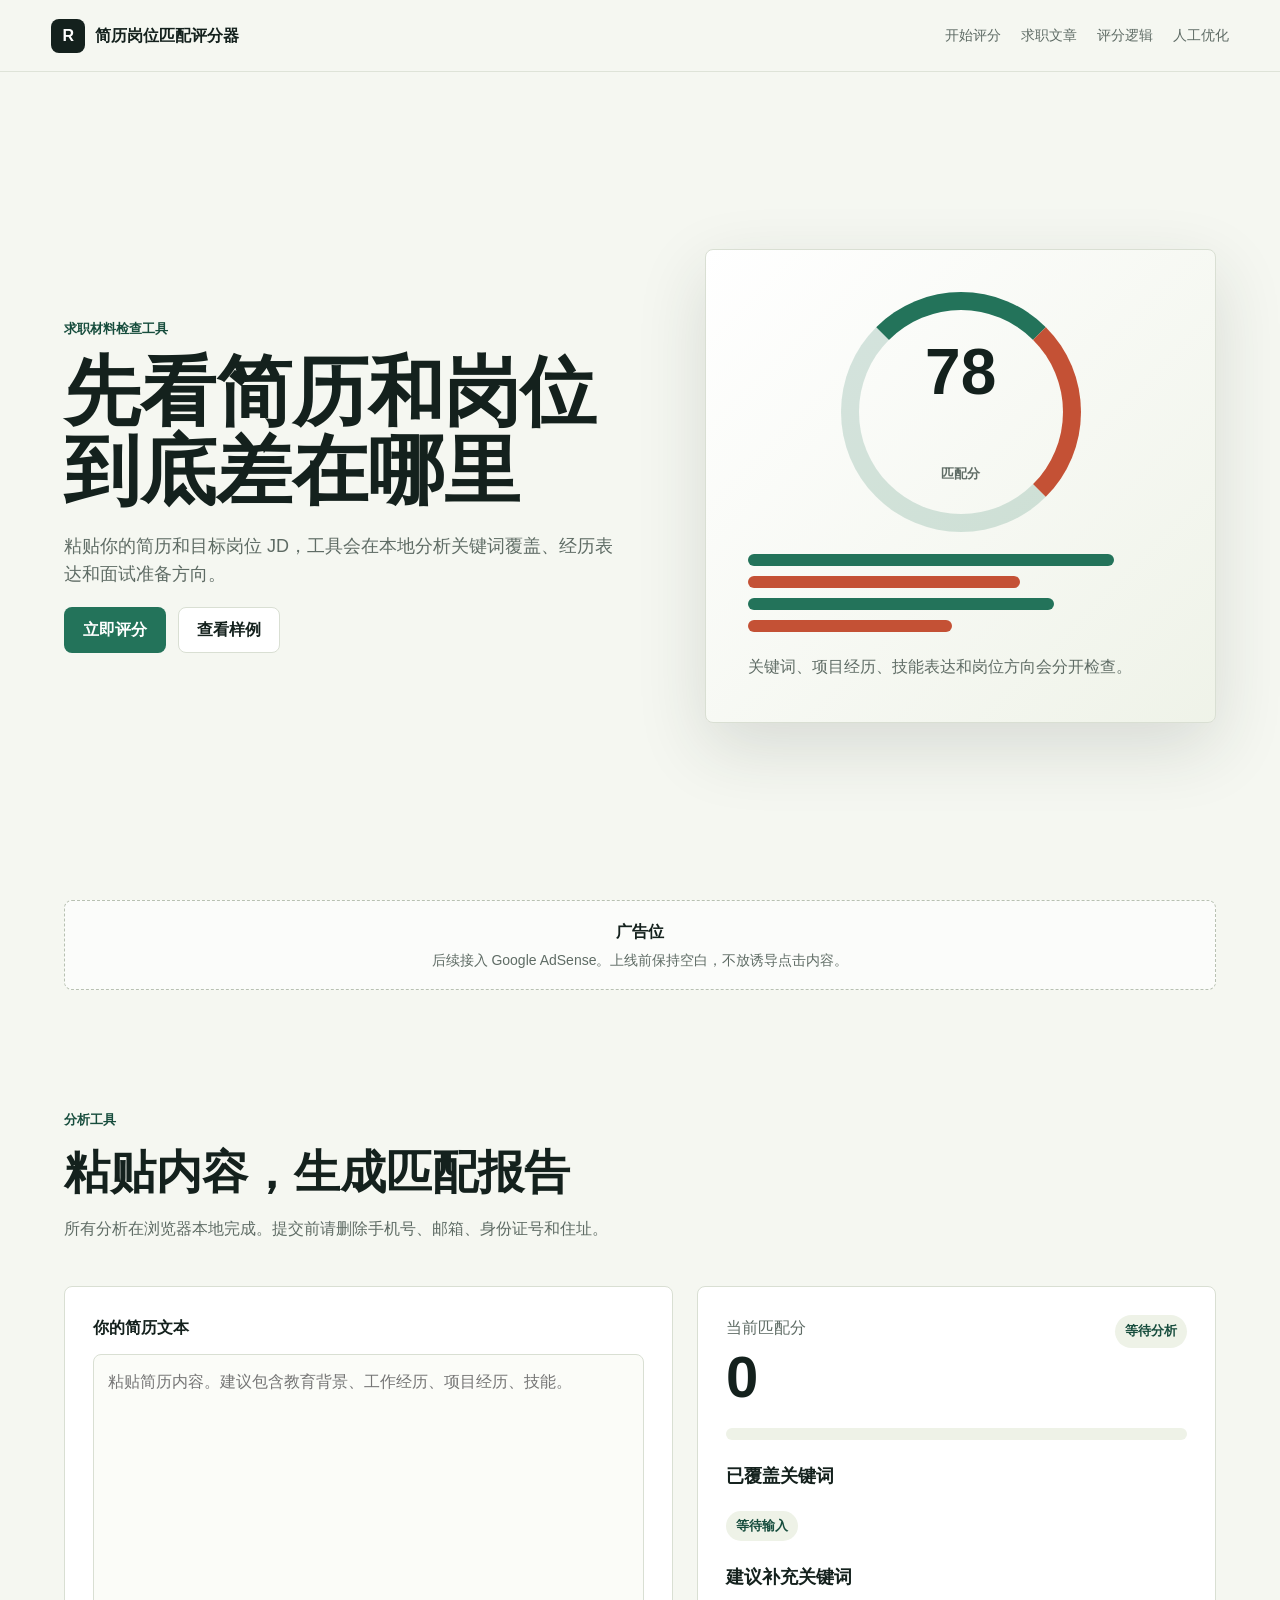
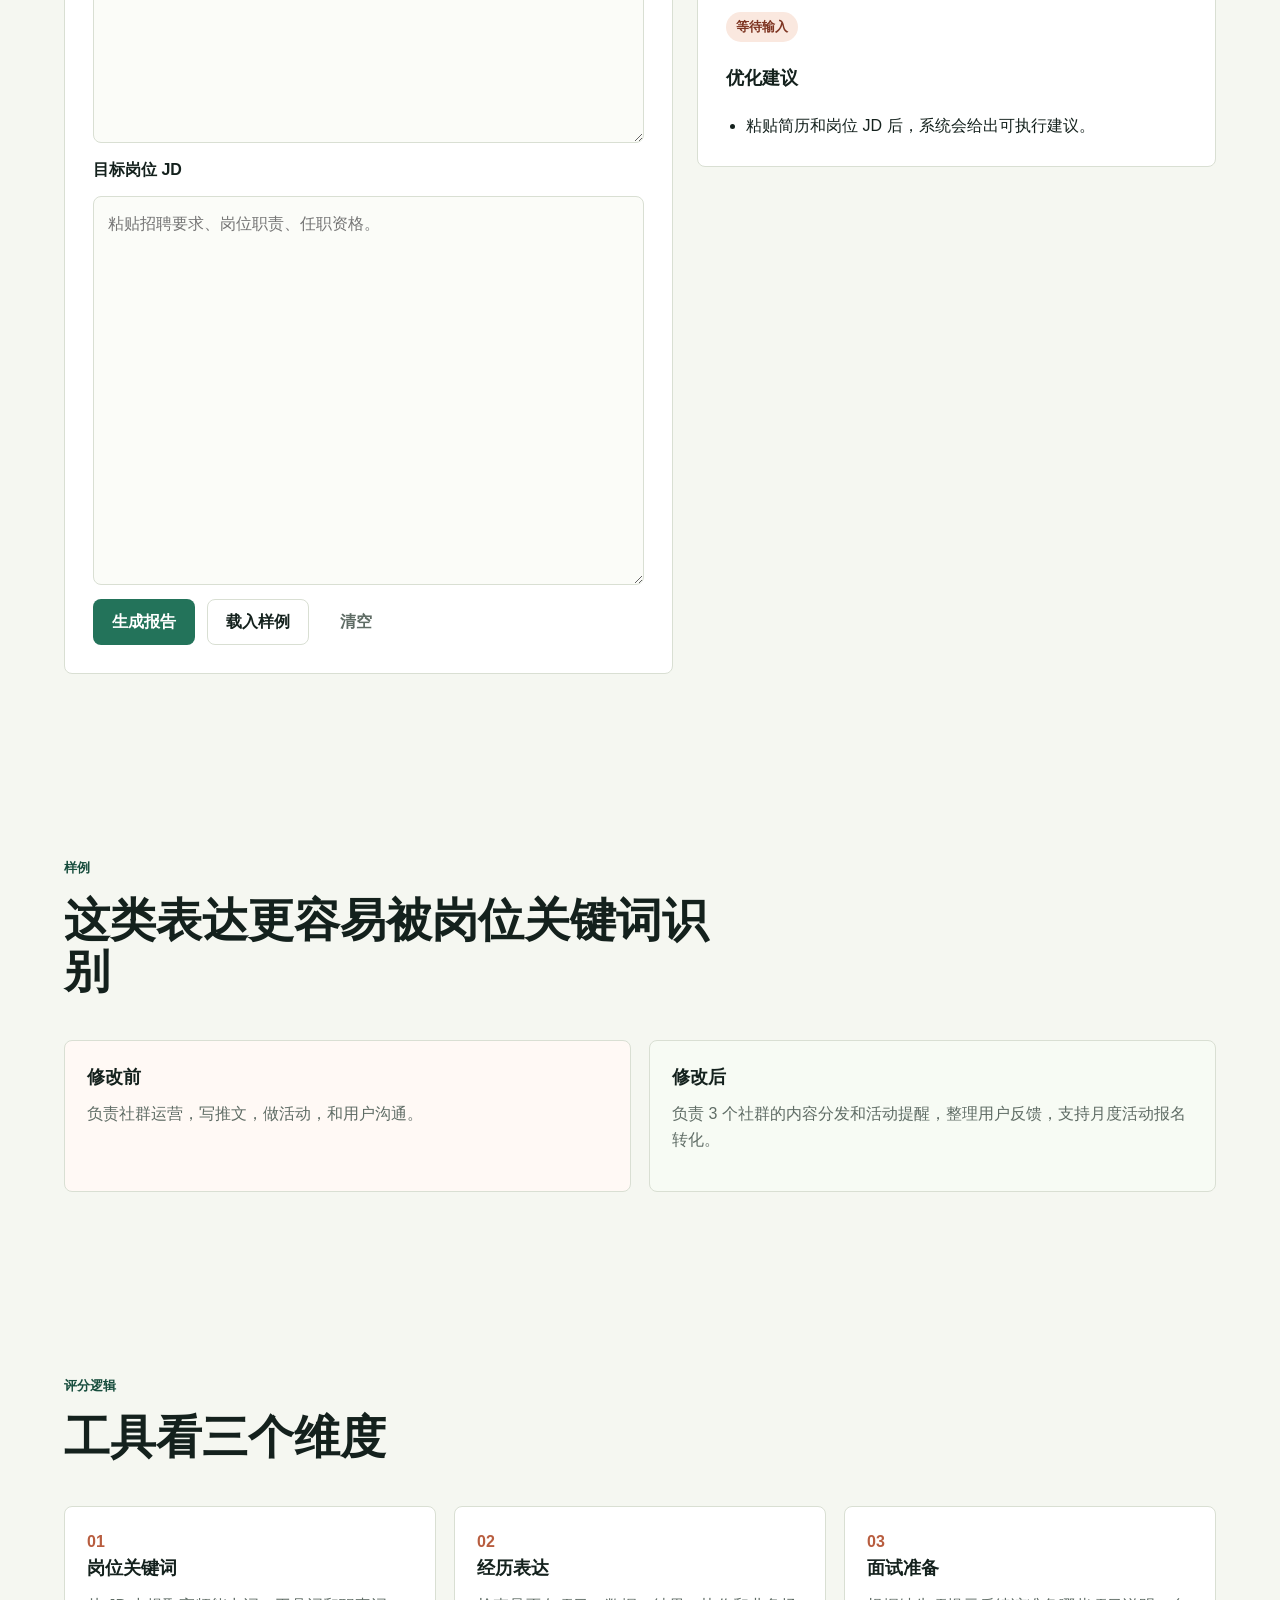
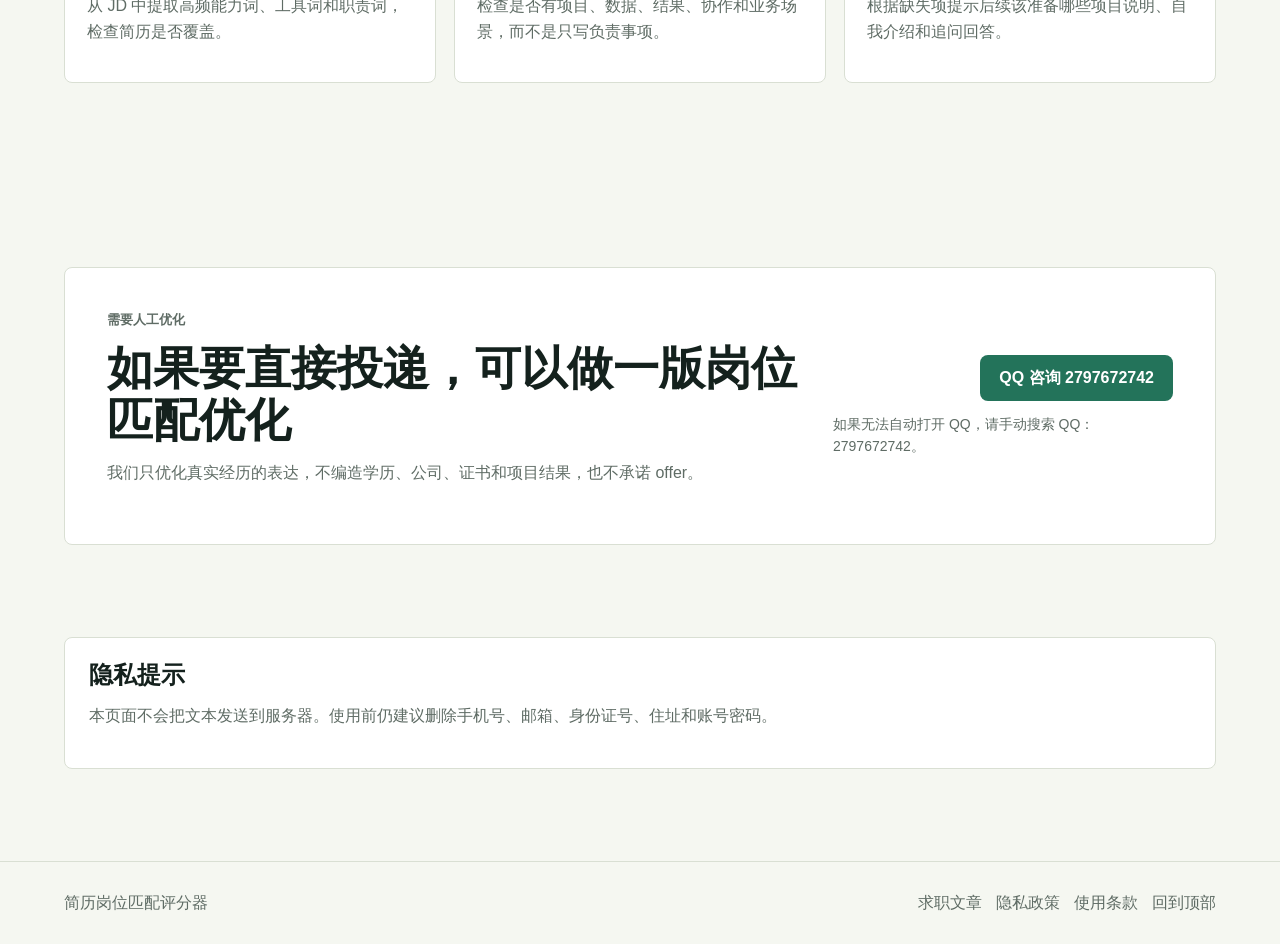
<file: docs/index.html>
<!doctype html>
<html lang="zh-CN">
  <head>
    <meta charset="utf-8" />
    <meta name="viewport" content="width=device-width, initial-scale=1" />
    <title>简历岗位匹配评分器</title>
    <meta
      name="description"
      content="粘贴简历和目标岗位 JD，快速查看匹配分、缺失关键词、简历优化建议和面试准备方向。"
    />
    <meta name="robots" content="index,follow" />
    <link rel="stylesheet" href="./styles.css" />
  </head>
  <body>
    <header class="site-header">
      <a class="brand" href="#top" aria-label="简历岗位匹配评分器">
        <span class="brand-mark">R</span>
        <span>简历岗位匹配评分器</span>
      </a>
      <nav class="site-nav" aria-label="主要导航">
        <a href="#tool">开始评分</a>
        <a href="./articles/">求职文章</a>
        <a href="#method">评分逻辑</a>
        <a href="#service">人工优化</a>
      </nav>
    </header>

    <main id="top">
      <section class="hero">
        <div class="hero-copy">
          <p class="section-label">求职材料检查工具</p>
          <h1>先看简历和岗位到底差在哪里</h1>
          <p>
            粘贴你的简历和目标岗位 JD，工具会在本地分析关键词覆盖、经历表达和面试准备方向。
          </p>
          <div class="hero-actions">
            <a class="button primary" href="#tool">立即评分</a>
            <a class="button ghost" href="#sample">查看样例</a>
          </div>
        </div>
        <div class="hero-visual" aria-label="评分结果预览">
          <div class="score-ring">
            <span id="preview-score">78</span>
            <small>匹配分</small>
          </div>
          <div class="visual-bars">
            <span style="--w: 86%"></span>
            <span style="--w: 64%"></span>
            <span style="--w: 72%"></span>
            <span style="--w: 48%"></span>
          </div>
          <p>关键词、项目经历、技能表达和岗位方向会分开检查。</p>
        </div>
      </section>

      <section class="ad-slot" aria-label="广告位">
        <span>广告位</span>
        <p>后续接入 Google AdSense。上线前保持空白，不放诱导点击内容。</p>
      </section>

      <section id="tool" class="tool-section">
        <div class="section-heading">
          <p class="section-label">分析工具</p>
          <h2>粘贴内容，生成匹配报告</h2>
          <p>所有分析在浏览器本地完成。提交前请删除手机号、邮箱、身份证号和住址。</p>
        </div>

        <div class="workspace">
          <form class="input-panel" id="match-form">
            <label for="resume-text">你的简历文本</label>
            <textarea
              id="resume-text"
              rows="14"
              placeholder="粘贴简历内容。建议包含教育背景、工作经历、项目经历、技能。"
            ></textarea>

            <label for="jd-text">目标岗位 JD</label>
            <textarea
              id="jd-text"
              rows="14"
              placeholder="粘贴招聘要求、岗位职责、任职资格。"
            ></textarea>

            <div class="form-actions">
              <button class="button primary" type="submit">生成报告</button>
              <button class="button secondary" type="button" id="load-sample">载入样例</button>
              <button class="button text" type="button" id="clear-form">清空</button>
            </div>
          </form>

          <aside class="result-panel" aria-live="polite">
            <div class="result-topline">
              <div>
                <p class="muted">当前匹配分</p>
                <strong id="score">0</strong>
              </div>
              <span id="score-label">等待分析</span>
            </div>

            <div class="meter" aria-hidden="true">
              <span id="score-meter"></span>
            </div>

            <div class="result-block">
              <h3>已覆盖关键词</h3>
              <div class="tag-list" id="matched-tags">
                <span>等待输入</span>
              </div>
            </div>

            <div class="result-block">
              <h3>建议补充关键词</h3>
              <div class="tag-list warn" id="missing-tags">
                <span>等待输入</span>
              </div>
            </div>

            <div class="result-block">
              <h3>优化建议</h3>
              <ul id="advice-list">
                <li>粘贴简历和岗位 JD 后，系统会给出可执行建议。</li>
              </ul>
            </div>
          </aside>
        </div>
      </section>

      <section id="sample" class="sample-section">
        <div class="section-heading compact">
          <p class="section-label">样例</p>
          <h2>这类表达更容易被岗位关键词识别</h2>
        </div>
        <div class="comparison">
          <article>
            <h3>修改前</h3>
            <p>负责社群运营，写推文，做活动，和用户沟通。</p>
          </article>
          <article>
            <h3>修改后</h3>
            <p>
              负责 3 个社群的内容分发和活动提醒，整理用户反馈，支持月度活动报名转化。
            </p>
          </article>
        </div>
      </section>

      <section id="method" class="method-section">
        <div class="section-heading compact">
          <p class="section-label">评分逻辑</p>
          <h2>工具看三个维度</h2>
        </div>
        <div class="method-grid">
          <article>
            <span>01</span>
            <h3>岗位关键词</h3>
            <p>从 JD 中提取高频能力词、工具词和职责词，检查简历是否覆盖。</p>
          </article>
          <article>
            <span>02</span>
            <h3>经历表达</h3>
            <p>检查是否有项目、数据、结果、协作和业务场景，而不是只写负责事项。</p>
          </article>
          <article>
            <span>03</span>
            <h3>面试准备</h3>
            <p>根据缺失项提示后续该准备哪些项目说明、自我介绍和追问回答。</p>
          </article>
        </div>
      </section>

      <section id="service" class="service-section">
        <div>
          <p class="section-label">需要人工优化</p>
          <h2>如果要直接投递，可以做一版岗位匹配优化</h2>
          <p>
            我们只优化真实经历的表达，不编造学历、公司、证书和项目结果，也不承诺 offer。
          </p>
        </div>
        <div class="service-actions">
          <a class="button primary" href="tencent://message/?uin=2797672742">QQ 咨询 2797672742</a>
          <p>如果无法自动打开 QQ，请手动搜索 QQ：2797672742。</p>
        </div>
      </section>

      <section class="privacy-section">
        <h2>隐私提示</h2>
        <p>
          本页面不会把文本发送到服务器。使用前仍建议删除手机号、邮箱、身份证号、住址和账号密码。
        </p>
      </section>
    </main>

    <footer class="site-footer">
      <p>简历岗位匹配评分器</p>
      <div class="footer-links">
        <a href="./articles/">求职文章</a>
        <a href="./privacy.html">隐私政策</a>
        <a href="./terms.html">使用条款</a>
        <a href="#top">回到顶部</a>
      </div>
    </footer>

    <script src="./app.js"></script>
  </body>
</html>
</file>
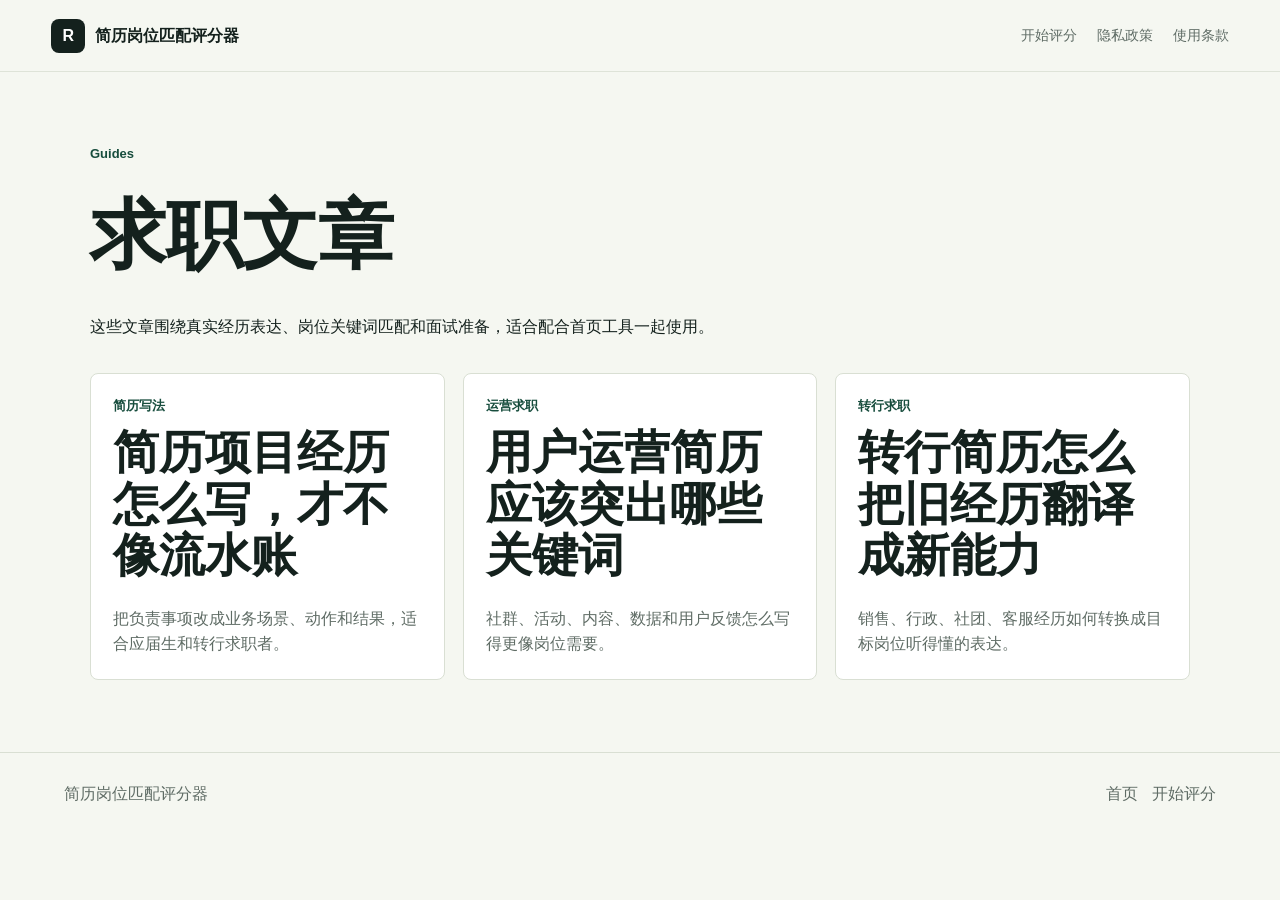
<file: docs/articles/index.html>
<!doctype html>
<html lang="zh-CN">
  <head>
    <meta charset="utf-8" />
    <meta name="viewport" content="width=device-width, initial-scale=1" />
    <title>求职文章｜简历岗位匹配评分器</title>
    <meta
      name="description"
      content="简历项目经历、用户运营简历、转行简历和岗位关键词匹配的实用写法。"
    />
    <link rel="stylesheet" href="../styles.css" />
  </head>
  <body>
    <header class="site-header">
      <a class="brand" href="../index.html" aria-label="简历岗位匹配评分器">
        <span class="brand-mark">R</span>
        <span>简历岗位匹配评分器</span>
      </a>
      <nav class="site-nav" aria-label="主要导航">
        <a href="../index.html#tool">开始评分</a>
        <a href="../privacy.html">隐私政策</a>
        <a href="../terms.html">使用条款</a>
      </nav>
    </header>

    <main class="content-page">
      <section class="article-list">
        <p class="section-label">Guides</p>
        <h1>求职文章</h1>
        <p>
          这些文章围绕真实经历表达、岗位关键词匹配和面试准备，适合配合首页工具一起使用。
        </p>

        <div class="article-grid">
          <a href="./project-experience.html">
            <span>简历写法</span>
            <h2>简历项目经历怎么写，才不像流水账</h2>
            <p>把负责事项改成业务场景、动作和结果，适合应届生和转行求职者。</p>
          </a>
          <a href="./operations-resume.html">
            <span>运营求职</span>
            <h2>用户运营简历应该突出哪些关键词</h2>
            <p>社群、活动、内容、数据和用户反馈怎么写得更像岗位需要。</p>
          </a>
          <a href="./career-change-resume.html">
            <span>转行求职</span>
            <h2>转行简历怎么把旧经历翻译成新能力</h2>
            <p>销售、行政、社团、客服经历如何转换成目标岗位听得懂的表达。</p>
          </a>
        </div>
      </section>
    </main>

    <footer class="site-footer">
      <p>简历岗位匹配评分器</p>
      <div class="footer-links">
        <a href="../index.html">首页</a>
        <a href="../index.html#tool">开始评分</a>
      </div>
    </footer>
  </body>
</html>
</file>
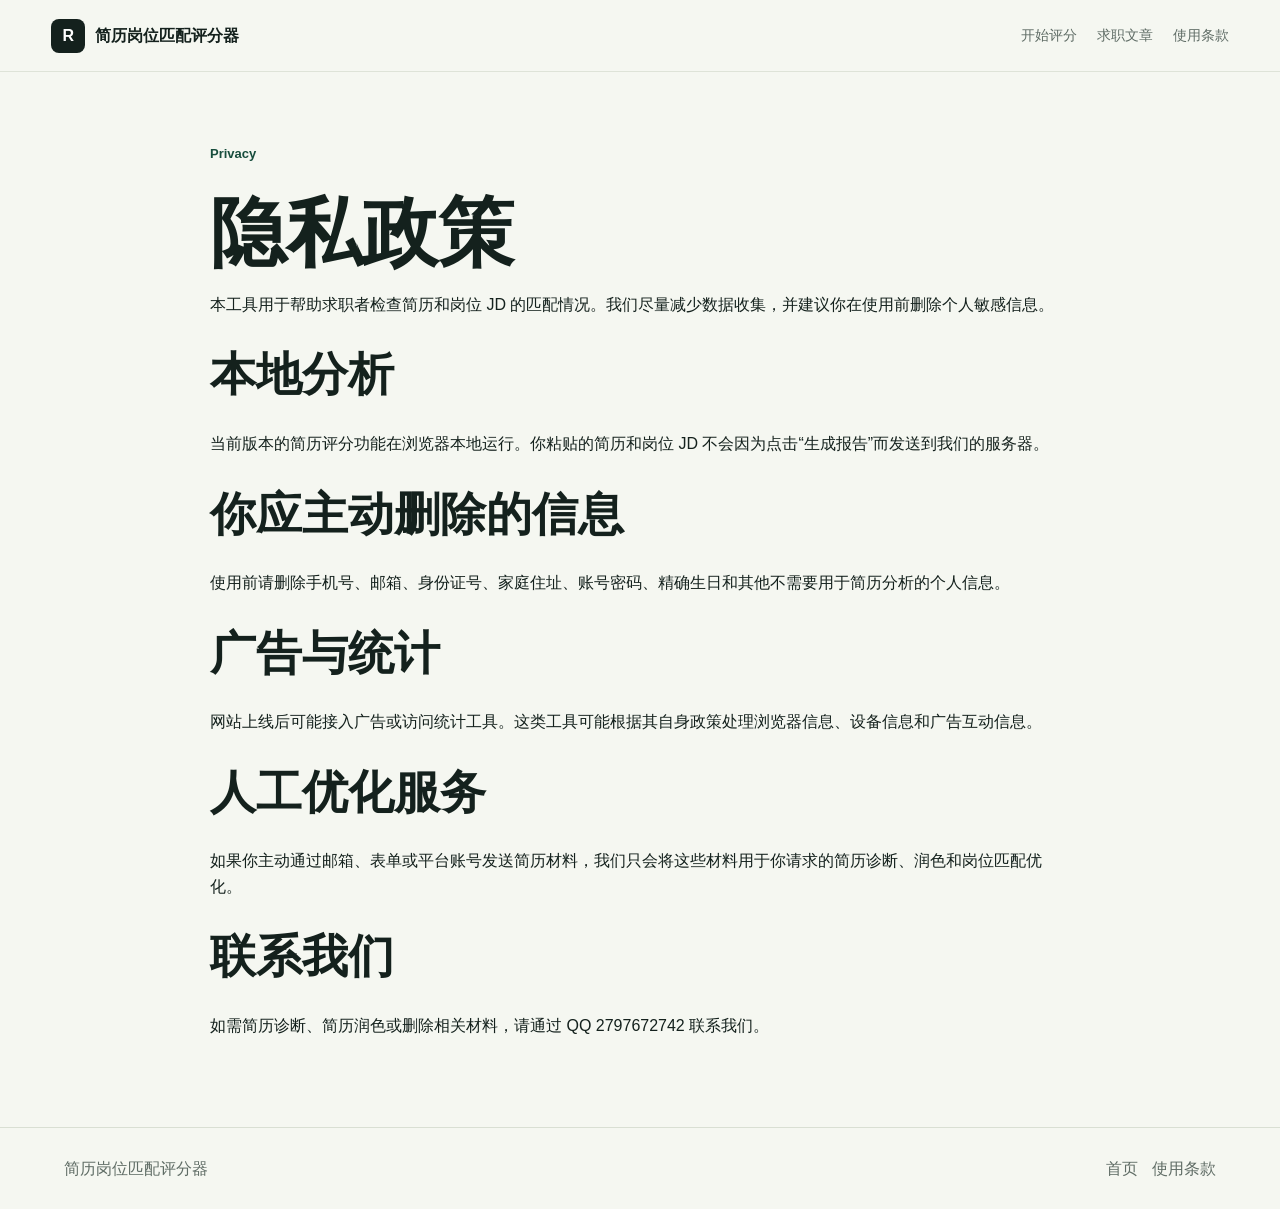
<file: docs/privacy.html>
<!doctype html>
<html lang="zh-CN">
  <head>
    <meta charset="utf-8" />
    <meta name="viewport" content="width=device-width, initial-scale=1" />
    <title>隐私政策｜简历岗位匹配评分器</title>
    <meta
      name="description"
      content="了解简历岗位匹配评分器如何处理简历文本、岗位 JD、广告和联系信息。"
    />
    <link rel="stylesheet" href="./styles.css" />
  </head>
  <body>
    <header class="site-header">
      <a class="brand" href="./index.html" aria-label="简历岗位匹配评分器">
        <span class="brand-mark">R</span>
        <span>简历岗位匹配评分器</span>
      </a>
      <nav class="site-nav" aria-label="主要导航">
        <a href="./index.html#tool">开始评分</a>
        <a href="./articles/">求职文章</a>
        <a href="./terms.html">使用条款</a>
      </nav>
    </header>

    <main class="content-page">
      <article class="legal-page">
        <p class="section-label">Privacy</p>
        <h1>隐私政策</h1>
        <p>
          本工具用于帮助求职者检查简历和岗位 JD 的匹配情况。我们尽量减少数据收集，并建议你在使用前删除个人敏感信息。
        </p>

        <h2>本地分析</h2>
        <p>
          当前版本的简历评分功能在浏览器本地运行。你粘贴的简历和岗位 JD 不会因为点击“生成报告”而发送到我们的服务器。
        </p>

        <h2>你应主动删除的信息</h2>
        <p>
          使用前请删除手机号、邮箱、身份证号、家庭住址、账号密码、精确生日和其他不需要用于简历分析的个人信息。
        </p>

        <h2>广告与统计</h2>
        <p>
          网站上线后可能接入广告或访问统计工具。这类工具可能根据其自身政策处理浏览器信息、设备信息和广告互动信息。
        </p>

        <h2>人工优化服务</h2>
        <p>
          如果你主动通过邮箱、表单或平台账号发送简历材料，我们只会将这些材料用于你请求的简历诊断、润色和岗位匹配优化。
        </p>

        <h2>联系我们</h2>
        <p>
          如需简历诊断、简历润色或删除相关材料，请通过 QQ 2797672742 联系我们。
        </p>
      </article>
    </main>

    <footer class="site-footer">
      <p>简历岗位匹配评分器</p>
      <div class="footer-links">
        <a href="./index.html">首页</a>
        <a href="./terms.html">使用条款</a>
      </div>
    </footer>
  </body>
</html>
</file>
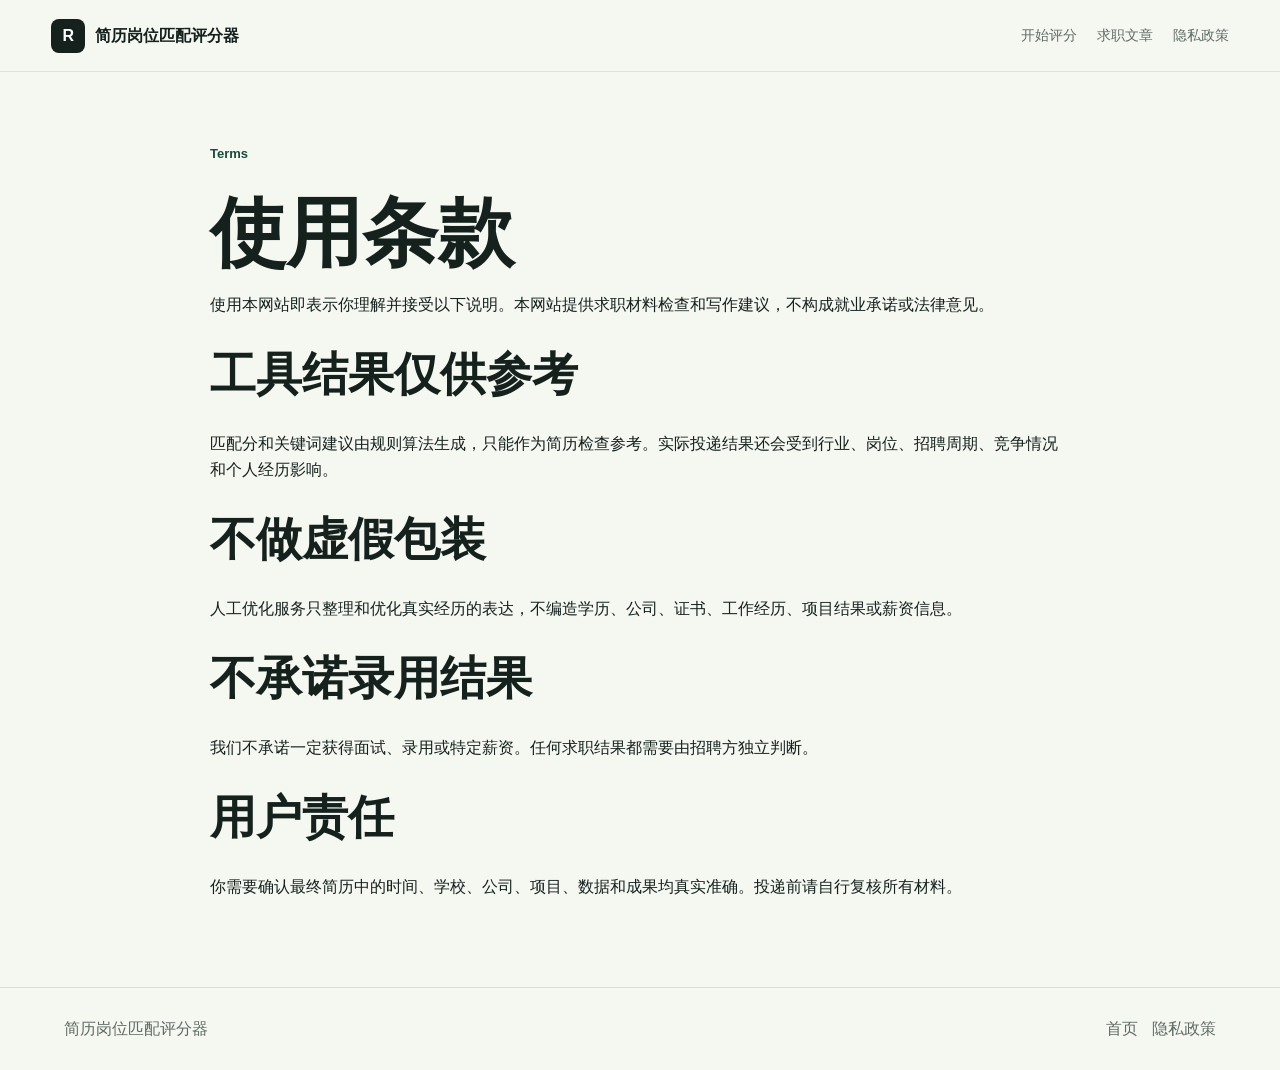
<file: docs/terms.html>
<!doctype html>
<html lang="zh-CN">
  <head>
    <meta charset="utf-8" />
    <meta name="viewport" content="width=device-width, initial-scale=1" />
    <title>使用条款｜简历岗位匹配评分器</title>
    <meta
      name="description"
      content="简历岗位匹配评分器的使用边界、免责声明和人工优化服务说明。"
    />
    <link rel="stylesheet" href="./styles.css" />
  </head>
  <body>
    <header class="site-header">
      <a class="brand" href="./index.html" aria-label="简历岗位匹配评分器">
        <span class="brand-mark">R</span>
        <span>简历岗位匹配评分器</span>
      </a>
      <nav class="site-nav" aria-label="主要导航">
        <a href="./index.html#tool">开始评分</a>
        <a href="./articles/">求职文章</a>
        <a href="./privacy.html">隐私政策</a>
      </nav>
    </header>

    <main class="content-page">
      <article class="legal-page">
        <p class="section-label">Terms</p>
        <h1>使用条款</h1>
        <p>
          使用本网站即表示你理解并接受以下说明。本网站提供求职材料检查和写作建议，不构成就业承诺或法律意见。
        </p>

        <h2>工具结果仅供参考</h2>
        <p>
          匹配分和关键词建议由规则算法生成，只能作为简历检查参考。实际投递结果还会受到行业、岗位、招聘周期、竞争情况和个人经历影响。
        </p>

        <h2>不做虚假包装</h2>
        <p>
          人工优化服务只整理和优化真实经历的表达，不编造学历、公司、证书、工作经历、项目结果或薪资信息。
        </p>

        <h2>不承诺录用结果</h2>
        <p>
          我们不承诺一定获得面试、录用或特定薪资。任何求职结果都需要由招聘方独立判断。
        </p>

        <h2>用户责任</h2>
        <p>
          你需要确认最终简历中的时间、学校、公司、项目、数据和成果均真实准确。投递前请自行复核所有材料。
        </p>
      </article>
    </main>

    <footer class="site-footer">
      <p>简历岗位匹配评分器</p>
      <div class="footer-links">
        <a href="./index.html">首页</a>
        <a href="./privacy.html">隐私政策</a>
      </div>
    </footer>
  </body>
</html>
</file>
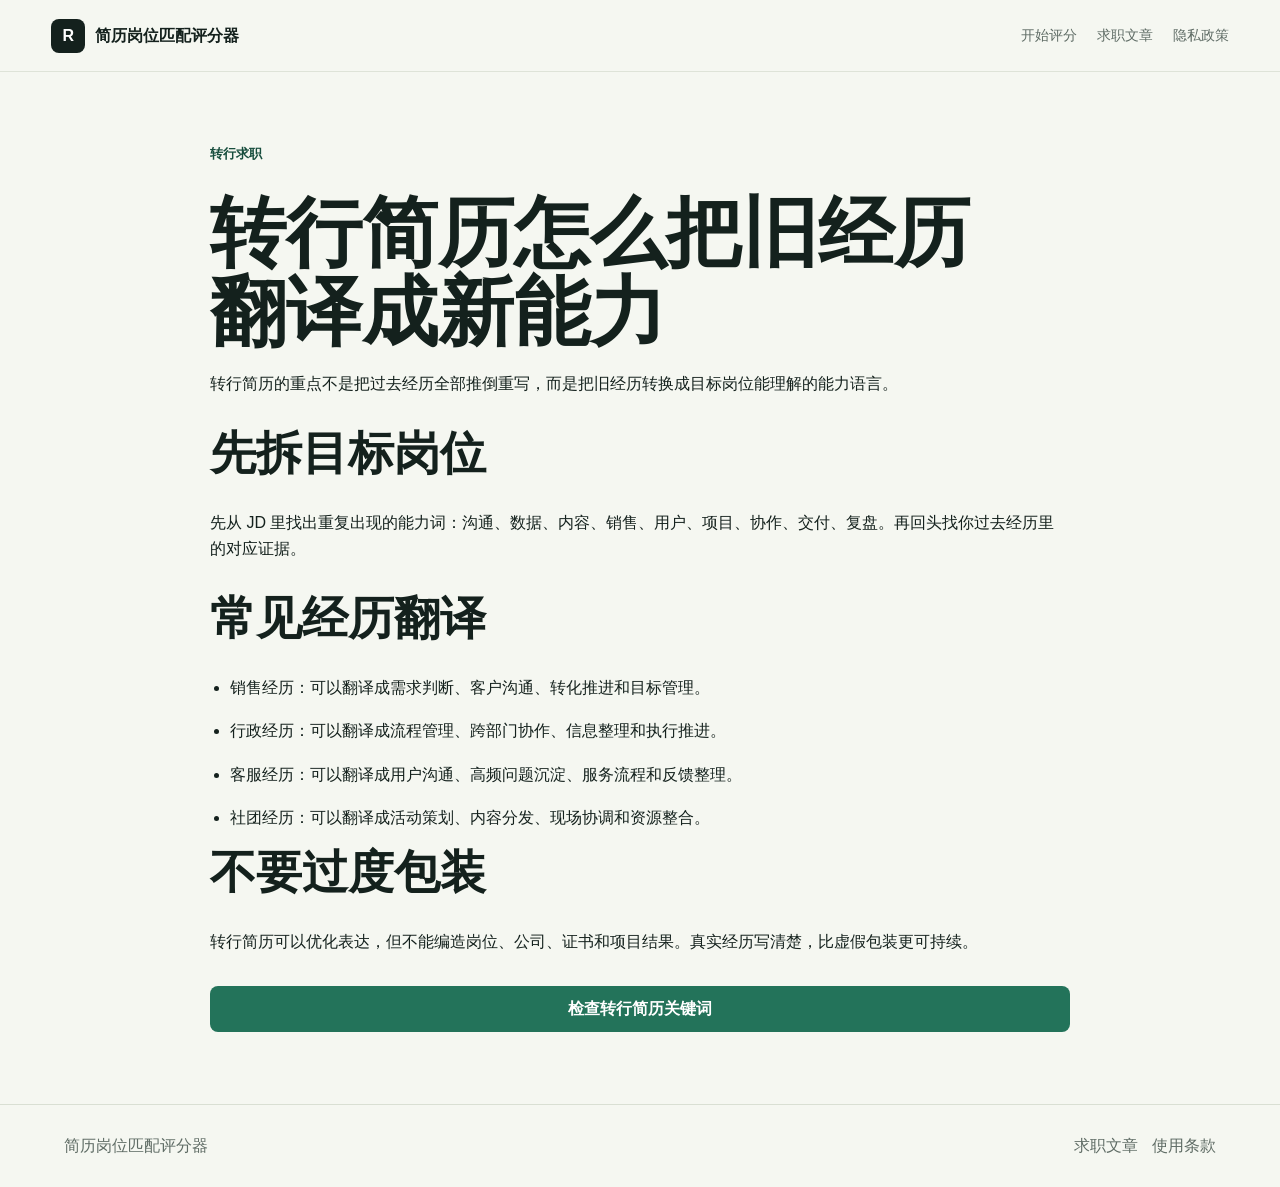
<file: docs/articles/career-change-resume.html>
<!doctype html>
<html lang="zh-CN">
  <head>
    <meta charset="utf-8" />
    <meta name="viewport" content="width=device-width, initial-scale=1" />
    <title>转行简历怎么把旧经历翻译成新能力</title>
    <meta
      name="description"
      content="转行简历不是隐藏过去经历，而是把旧经历翻译成目标岗位能理解的能力和项目表达。"
    />
    <link rel="stylesheet" href="../styles.css" />
  </head>
  <body>
    <header class="site-header">
      <a class="brand" href="../index.html" aria-label="简历岗位匹配评分器">
        <span class="brand-mark">R</span>
        <span>简历岗位匹配评分器</span>
      </a>
      <nav class="site-nav" aria-label="主要导航">
        <a href="../index.html#tool">开始评分</a>
        <a href="./">求职文章</a>
        <a href="../privacy.html">隐私政策</a>
      </nav>
    </header>

    <main class="content-page">
      <article class="article-page">
        <p class="section-label">转行求职</p>
        <h1>转行简历怎么把旧经历翻译成新能力</h1>
        <p>
          转行简历的重点不是把过去经历全部推倒重写，而是把旧经历转换成目标岗位能理解的能力语言。
        </p>

        <h2>先拆目标岗位</h2>
        <p>
          先从 JD 里找出重复出现的能力词：沟通、数据、内容、销售、用户、项目、协作、交付、复盘。再回头找你过去经历里的对应证据。
        </p>

        <h2>常见经历翻译</h2>
        <ul class="article-checklist">
          <li>销售经历：可以翻译成需求判断、客户沟通、转化推进和目标管理。</li>
          <li>行政经历：可以翻译成流程管理、跨部门协作、信息整理和执行推进。</li>
          <li>客服经历：可以翻译成用户沟通、高频问题沉淀、服务流程和反馈整理。</li>
          <li>社团经历：可以翻译成活动策划、内容分发、现场协调和资源整合。</li>
        </ul>

        <h2>不要过度包装</h2>
        <p>
          转行简历可以优化表达，但不能编造岗位、公司、证书和项目结果。真实经历写清楚，比虚假包装更可持续。
        </p>

        <a class="button primary" href="../index.html#tool">检查转行简历关键词</a>
      </article>
    </main>

    <footer class="site-footer">
      <p>简历岗位匹配评分器</p>
      <div class="footer-links">
        <a href="./">求职文章</a>
        <a href="../terms.html">使用条款</a>
      </div>
    </footer>
  </body>
</html>
</file>
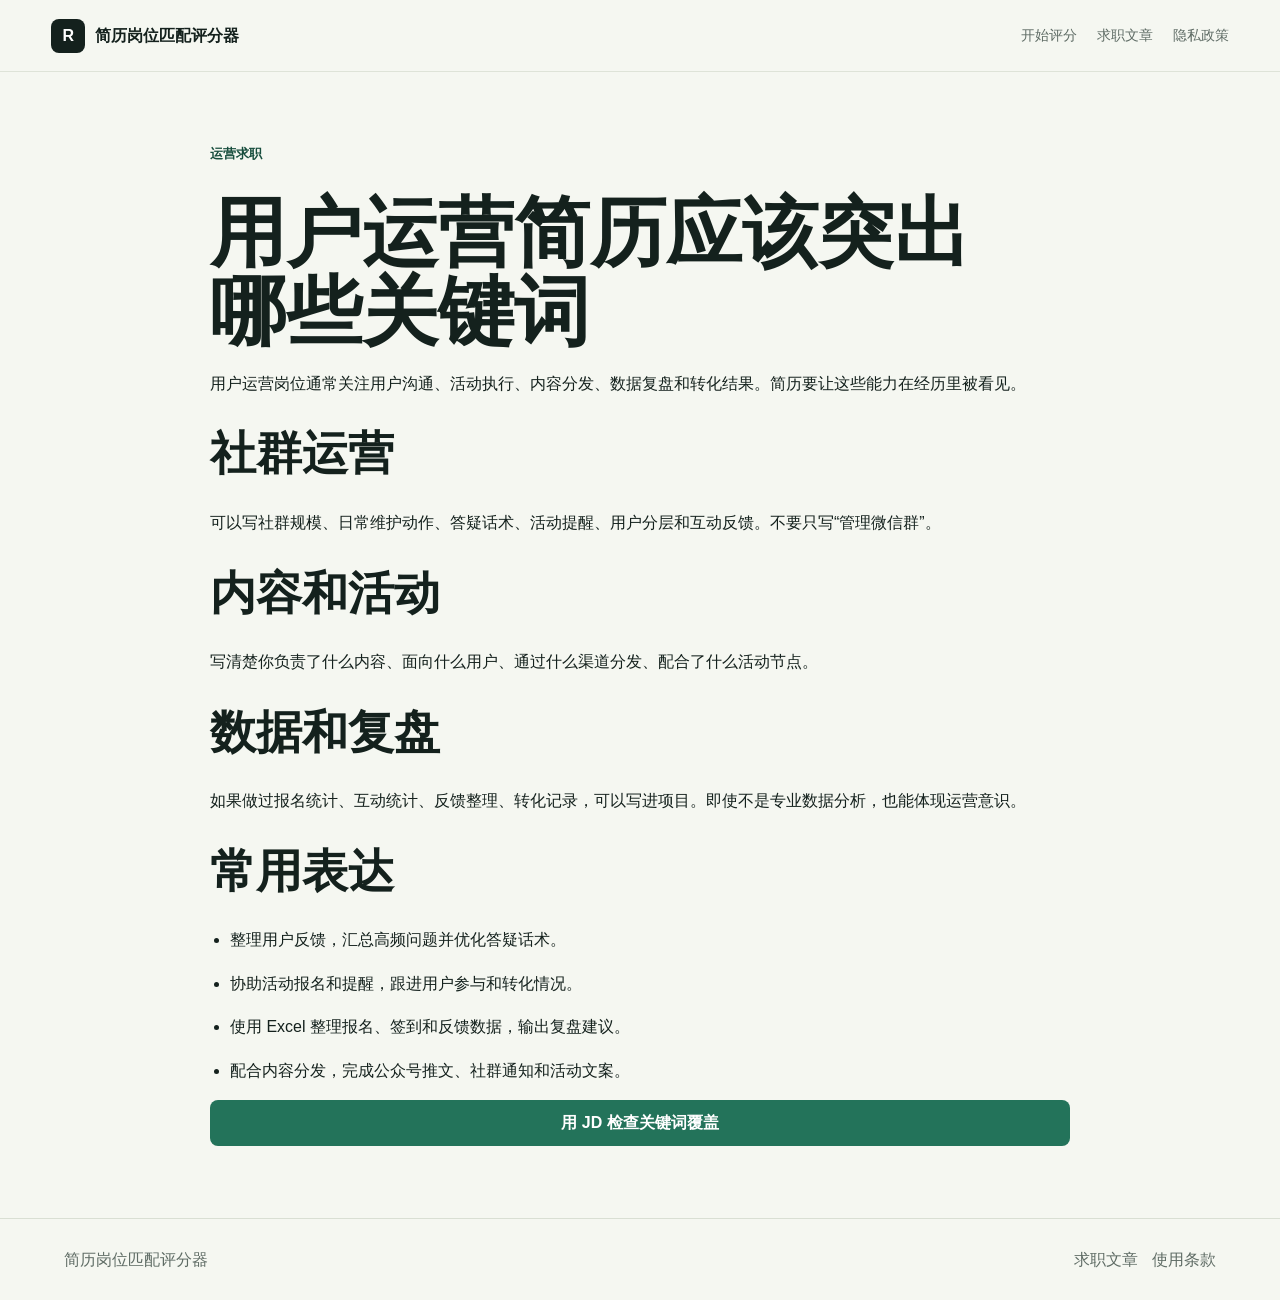
<file: docs/articles/operations-resume.html>
<!doctype html>
<html lang="zh-CN">
  <head>
    <meta charset="utf-8" />
    <meta name="viewport" content="width=device-width, initial-scale=1" />
    <title>用户运营简历应该突出哪些关键词</title>
    <meta
      name="description"
      content="用户运营简历可以重点突出社群运营、内容分发、活动转化、用户反馈、数据复盘和沟通协作。"
    />
    <link rel="stylesheet" href="../styles.css" />
  </head>
  <body>
    <header class="site-header">
      <a class="brand" href="../index.html" aria-label="简历岗位匹配评分器">
        <span class="brand-mark">R</span>
        <span>简历岗位匹配评分器</span>
      </a>
      <nav class="site-nav" aria-label="主要导航">
        <a href="../index.html#tool">开始评分</a>
        <a href="./">求职文章</a>
        <a href="../privacy.html">隐私政策</a>
      </nav>
    </header>

    <main class="content-page">
      <article class="article-page">
        <p class="section-label">运营求职</p>
        <h1>用户运营简历应该突出哪些关键词</h1>
        <p>
          用户运营岗位通常关注用户沟通、活动执行、内容分发、数据复盘和转化结果。简历要让这些能力在经历里被看见。
        </p>

        <h2>社群运营</h2>
        <p>
          可以写社群规模、日常维护动作、答疑话术、活动提醒、用户分层和互动反馈。不要只写“管理微信群”。
        </p>

        <h2>内容和活动</h2>
        <p>
          写清楚你负责了什么内容、面向什么用户、通过什么渠道分发、配合了什么活动节点。
        </p>

        <h2>数据和复盘</h2>
        <p>
          如果做过报名统计、互动统计、反馈整理、转化记录，可以写进项目。即使不是专业数据分析，也能体现运营意识。
        </p>

        <h2>常用表达</h2>
        <ul class="article-checklist">
          <li>整理用户反馈，汇总高频问题并优化答疑话术。</li>
          <li>协助活动报名和提醒，跟进用户参与和转化情况。</li>
          <li>使用 Excel 整理报名、签到和反馈数据，输出复盘建议。</li>
          <li>配合内容分发，完成公众号推文、社群通知和活动文案。</li>
        </ul>

        <a class="button primary" href="../index.html#tool">用 JD 检查关键词覆盖</a>
      </article>
    </main>

    <footer class="site-footer">
      <p>简历岗位匹配评分器</p>
      <div class="footer-links">
        <a href="./">求职文章</a>
        <a href="../terms.html">使用条款</a>
      </div>
    </footer>
  </body>
</html>
</file>
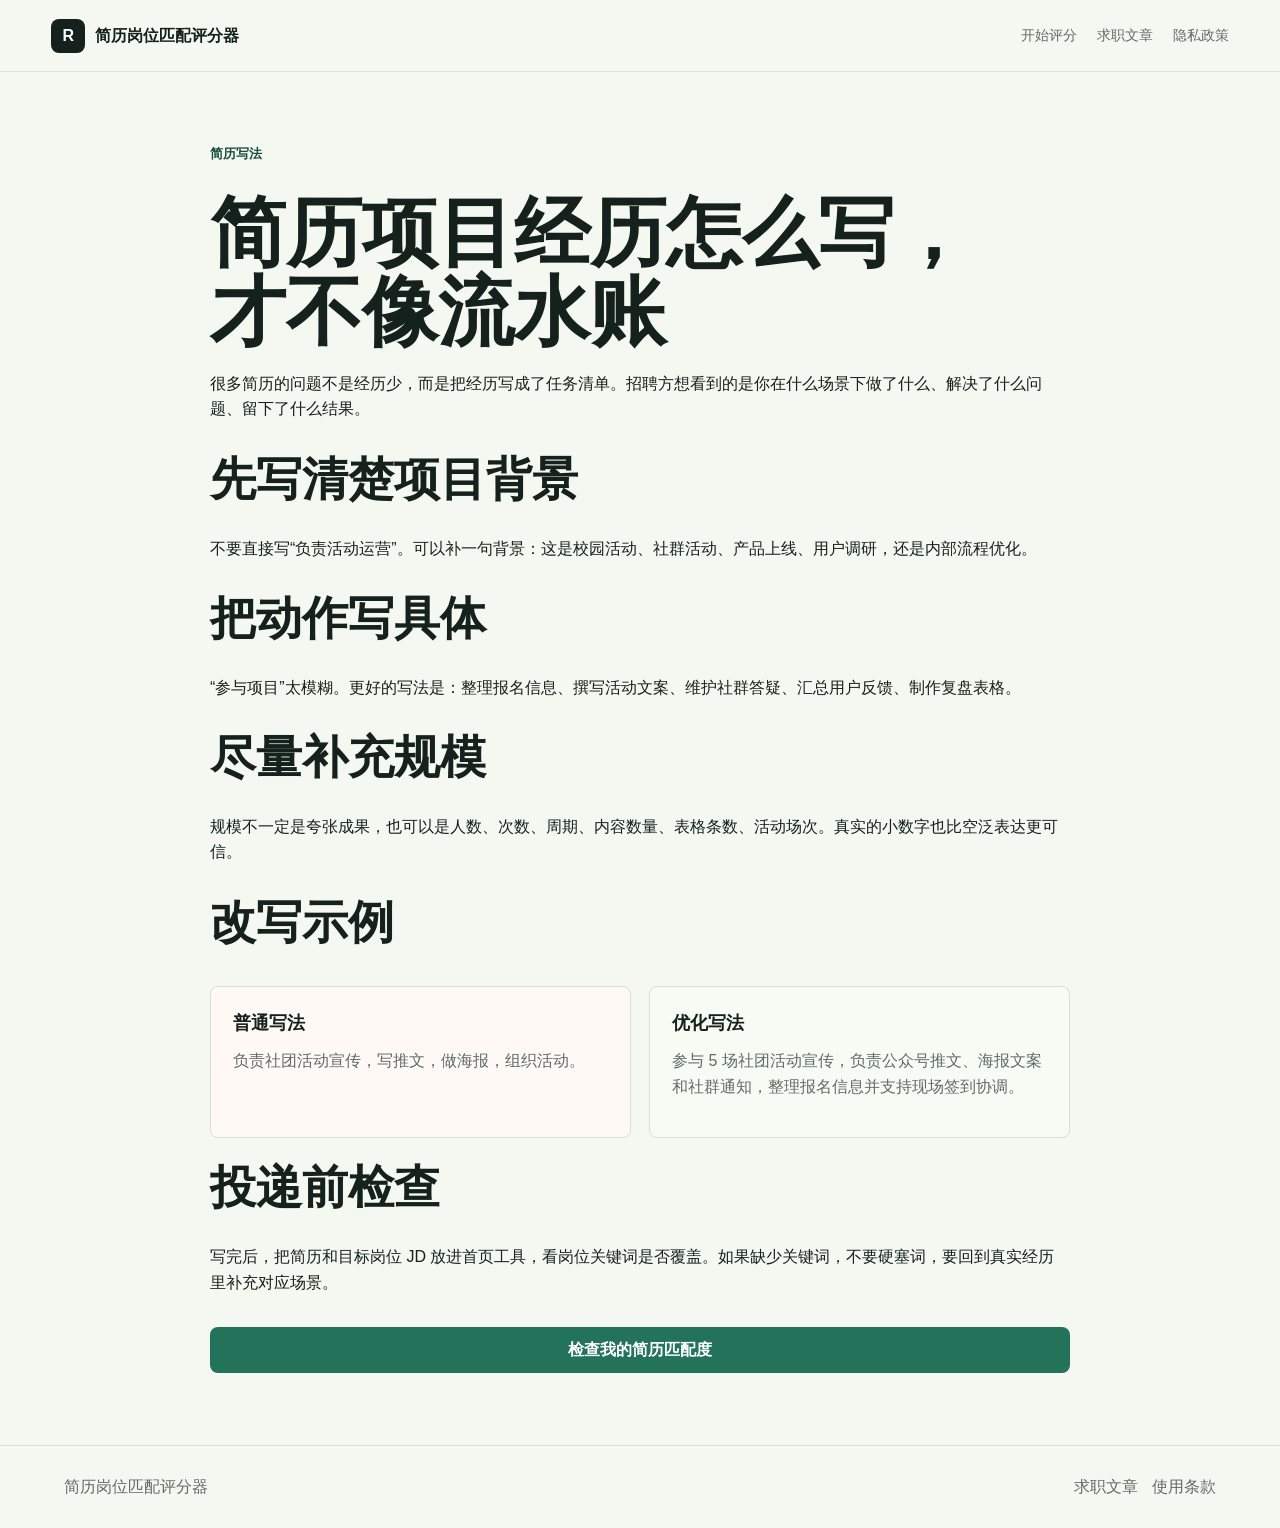
<file: docs/articles/project-experience.html>
<!doctype html>
<html lang="zh-CN">
  <head>
    <meta charset="utf-8" />
    <meta name="viewport" content="width=device-width, initial-scale=1" />
    <title>简历项目经历怎么写，才不像流水账</title>
    <meta
      name="description"
      content="简历项目经历不要只写负责事项。用背景、动作、工具、结果和复盘写清楚真实价值。"
    />
    <link rel="stylesheet" href="../styles.css" />
  </head>
  <body>
    <header class="site-header">
      <a class="brand" href="../index.html" aria-label="简历岗位匹配评分器">
        <span class="brand-mark">R</span>
        <span>简历岗位匹配评分器</span>
      </a>
      <nav class="site-nav" aria-label="主要导航">
        <a href="../index.html#tool">开始评分</a>
        <a href="./">求职文章</a>
        <a href="../privacy.html">隐私政策</a>
      </nav>
    </header>

    <main class="content-page">
      <article class="article-page">
        <p class="section-label">简历写法</p>
        <h1>简历项目经历怎么写，才不像流水账</h1>
        <p>
          很多简历的问题不是经历少，而是把经历写成了任务清单。招聘方想看到的是你在什么场景下做了什么、解决了什么问题、留下了什么结果。
        </p>

        <h2>先写清楚项目背景</h2>
        <p>
          不要直接写“负责活动运营”。可以补一句背景：这是校园活动、社群活动、产品上线、用户调研，还是内部流程优化。
        </p>

        <h2>把动作写具体</h2>
        <p>
          “参与项目”太模糊。更好的写法是：整理报名信息、撰写活动文案、维护社群答疑、汇总用户反馈、制作复盘表格。
        </p>

        <h2>尽量补充规模</h2>
        <p>
          规模不一定是夸张成果，也可以是人数、次数、周期、内容数量、表格条数、活动场次。真实的小数字也比空泛表达更可信。
        </p>

        <h2>改写示例</h2>
        <div class="comparison inline-comparison">
          <article>
            <h3>普通写法</h3>
            <p>负责社团活动宣传，写推文，做海报，组织活动。</p>
          </article>
          <article>
            <h3>优化写法</h3>
            <p>
              参与 5 场社团活动宣传，负责公众号推文、海报文案和社群通知，整理报名信息并支持现场签到协调。
            </p>
          </article>
        </div>

        <h2>投递前检查</h2>
        <p>
          写完后，把简历和目标岗位 JD 放进首页工具，看岗位关键词是否覆盖。如果缺少关键词，不要硬塞词，要回到真实经历里补充对应场景。
        </p>

        <a class="button primary" href="../index.html#tool">检查我的简历匹配度</a>
      </article>
    </main>

    <footer class="site-footer">
      <p>简历岗位匹配评分器</p>
      <div class="footer-links">
        <a href="./">求职文章</a>
        <a href="../terms.html">使用条款</a>
      </div>
    </footer>
  </body>
</html>
</file>
<file: docs/styles.css>
:root {
  color-scheme: light;
  --bg: #f5f7f1;
  --surface: #ffffff;
  --surface-2: #eef2e7;
  --ink: #14211d;
  --muted: #5f6c65;
  --line: #d9dfd3;
  --accent: #23735a;
  --accent-dark: #174d3d;
  --warn: #b85d3f;
  --warn-soft: #fae8df;
  --shadow: 0 24px 70px rgba(37, 52, 42, 0.14);
  --radius: 8px;
}

* {
  box-sizing: border-box;
}

html {
  scroll-behavior: smooth;
}

body {
  margin: 0;
  min-width: 320px;
  background: var(--bg);
  color: var(--ink);
  font-family:
    "Microsoft YaHei",
    "PingFang SC",
    "Hiragino Sans GB",
    Arial,
    sans-serif;
  line-height: 1.6;
}

a {
  color: inherit;
  text-decoration: none;
}

button,
textarea {
  font: inherit;
}

.site-header {
  position: sticky;
  top: 0;
  z-index: 20;
  display: flex;
  align-items: center;
  justify-content: space-between;
  gap: 24px;
  min-height: 72px;
  padding: 14px clamp(18px, 4vw, 56px);
  border-bottom: 1px solid rgba(217, 223, 211, 0.8);
  background: rgba(245, 247, 241, 0.92);
  backdrop-filter: blur(16px);
}

.brand,
.site-nav {
  display: flex;
  align-items: center;
}

.brand {
  gap: 10px;
  font-weight: 800;
}

.brand-mark {
  display: grid;
  width: 34px;
  height: 34px;
  place-items: center;
  border-radius: var(--radius);
  background: var(--ink);
  color: #ffffff;
}

.site-nav {
  gap: 20px;
  color: var(--muted);
  font-size: 14px;
}

.site-nav a:hover {
  color: var(--ink);
}

main {
  overflow: hidden;
}

.hero {
  display: grid;
  grid-template-columns: minmax(0, 1.05fr) minmax(320px, 0.95fr);
  gap: clamp(28px, 6vw, 80px);
  align-items: center;
  min-height: calc(100dvh - 72px);
  padding: clamp(40px, 7vw, 84px) clamp(18px, 5vw, 72px);
}

.hero-copy {
  max-width: 720px;
}

.section-label {
  margin: 0 0 12px;
  color: var(--accent-dark);
  font-size: 13px;
  font-weight: 800;
}

h1,
h2,
h3,
p {
  margin-top: 0;
}

h1 {
  max-width: 760px;
  margin-bottom: 22px;
  font-size: clamp(38px, 6vw, 76px);
  line-height: 1.04;
  letter-spacing: 0;
}

h2 {
  margin-bottom: 14px;
  font-size: clamp(28px, 4vw, 46px);
  line-height: 1.12;
  letter-spacing: 0;
}

h3 {
  margin-bottom: 10px;
  font-size: 18px;
}

.hero-copy p:not(.section-label) {
  max-width: 620px;
  color: var(--muted);
  font-size: 18px;
}

.hero-actions,
.form-actions,
.service-actions {
  display: flex;
  flex-wrap: wrap;
  gap: 12px;
  align-items: center;
}

.button {
  display: inline-flex;
  align-items: center;
  justify-content: center;
  min-height: 46px;
  padding: 0 18px;
  border: 1px solid transparent;
  border-radius: var(--radius);
  cursor: pointer;
  font-weight: 800;
  transition:
    transform 160ms ease,
    background 160ms ease,
    border-color 160ms ease;
  white-space: nowrap;
}

.button:active {
  transform: translateY(1px);
}

.button.primary {
  background: var(--accent);
  color: #ffffff;
}

.button.primary:hover {
  background: var(--accent-dark);
}

.button.ghost,
.button.secondary {
  border-color: var(--line);
  background: var(--surface);
  color: var(--ink);
}

.button.text {
  background: transparent;
  color: var(--muted);
}

.hero-visual {
  position: relative;
  display: grid;
  gap: 22px;
  padding: clamp(24px, 4vw, 42px);
  border: 1px solid var(--line);
  border-radius: var(--radius);
  background:
    linear-gradient(135deg, rgba(255, 255, 255, 0.92), rgba(238, 242, 231, 0.94)),
    var(--surface);
  box-shadow: var(--shadow);
}

.score-ring {
  display: grid;
  width: min(52vw, 240px);
  aspect-ratio: 1;
  place-items: center;
  justify-self: center;
  border: 18px solid rgba(35, 115, 90, 0.18);
  border-top-color: var(--accent);
  border-right-color: #c45135;
  border-radius: 50%;
}

.score-ring span {
  display: block;
  font-size: 64px;
  font-weight: 900;
  line-height: 1;
}

.score-ring small {
  color: var(--muted);
  font-weight: 800;
}

.visual-bars {
  display: grid;
  gap: 10px;
}

.visual-bars span {
  display: block;
  width: var(--w);
  height: 12px;
  border-radius: 999px;
  background: var(--accent);
}

.visual-bars span:nth-child(even) {
  background: #c45135;
}

.hero-visual p {
  margin: 0;
  color: var(--muted);
}

.ad-slot {
  display: grid;
  gap: 4px;
  margin: 0 clamp(18px, 5vw, 72px) 28px;
  padding: 18px;
  border: 1px dashed #b8c1b2;
  border-radius: var(--radius);
  background: rgba(255, 255, 255, 0.62);
  color: var(--muted);
  text-align: center;
}

.ad-slot span {
  color: var(--ink);
  font-weight: 800;
}

.ad-slot p {
  margin: 0;
  font-size: 14px;
}

.tool-section,
.sample-section,
.method-section,
.privacy-section {
  padding: clamp(48px, 8vw, 92px) clamp(18px, 5vw, 72px);
}

.section-heading {
  display: grid;
  gap: 4px;
  max-width: 820px;
  margin-bottom: 28px;
}

.section-heading p:not(.section-label) {
  color: var(--muted);
}

.section-heading.compact {
  max-width: 680px;
}

.workspace {
  display: grid;
  grid-template-columns: minmax(0, 1.08fr) minmax(320px, 0.92fr);
  gap: 24px;
  align-items: start;
}

.input-panel,
.result-panel,
.comparison article,
.method-grid article,
.service-section,
.privacy-section {
  border: 1px solid var(--line);
  border-radius: var(--radius);
  background: var(--surface);
}

.input-panel {
  display: grid;
  gap: 14px;
  padding: clamp(18px, 3vw, 28px);
}

label {
  color: var(--ink);
  font-weight: 800;
}

textarea {
  width: 100%;
  min-height: 210px;
  resize: vertical;
  border: 1px solid var(--line);
  border-radius: var(--radius);
  outline: none;
  padding: 14px;
  background: #fbfcf8;
  color: var(--ink);
}

textarea:focus {
  border-color: var(--accent);
  box-shadow: 0 0 0 3px rgba(35, 115, 90, 0.16);
}

.result-panel {
  position: sticky;
  top: 92px;
  display: grid;
  gap: 22px;
  padding: clamp(18px, 3vw, 28px);
}

.result-topline {
  display: flex;
  justify-content: space-between;
  gap: 18px;
}

.result-topline strong {
  display: block;
  font-size: 58px;
  line-height: 1;
}

.result-topline span {
  align-self: start;
  padding: 6px 10px;
  border-radius: 999px;
  background: var(--surface-2);
  color: var(--accent-dark);
  font-size: 13px;
  font-weight: 800;
}

.muted {
  margin: 0 0 8px;
  color: var(--muted);
}

.meter {
  height: 12px;
  overflow: hidden;
  border-radius: 999px;
  background: var(--surface-2);
}

.meter span {
  display: block;
  width: 0%;
  height: 100%;
  border-radius: inherit;
  background: var(--accent);
  transition: width 320ms ease;
}

.result-block {
  display: grid;
  gap: 10px;
}

.tag-list {
  display: flex;
  flex-wrap: wrap;
  gap: 8px;
}

.tag-list span {
  display: inline-flex;
  align-items: center;
  min-height: 30px;
  padding: 4px 10px;
  border-radius: 999px;
  background: var(--surface-2);
  color: var(--accent-dark);
  font-size: 13px;
  font-weight: 800;
}

.tag-list.warn span {
  background: var(--warn-soft);
  color: #7e3522;
}

ul {
  margin: 0;
  padding-left: 20px;
}

li + li {
  margin-top: 8px;
}

.comparison {
  display: grid;
  grid-template-columns: repeat(2, minmax(0, 1fr));
  gap: 18px;
}

.comparison article,
.method-grid article {
  padding: 22px;
}

.comparison article:first-child {
  background: #fff9f5;
}

.comparison article:last-child {
  background: #f7fbf4;
}

.method-grid {
  display: grid;
  grid-template-columns: repeat(3, minmax(0, 1fr));
  gap: 18px;
}

.method-grid span {
  color: var(--warn);
  font-weight: 900;
}

.method-grid p,
.comparison p,
.privacy-section p {
  color: var(--muted);
}

.service-section {
  display: grid;
  grid-template-columns: minmax(0, 1fr) auto;
  gap: 24px;
  align-items: center;
  margin: clamp(48px, 8vw, 92px) clamp(18px, 5vw, 72px);
  padding: clamp(24px, 4vw, 42px);
}

.service-section p {
  max-width: 720px;
  color: var(--muted);
}

.service-actions {
  justify-content: flex-end;
  max-width: 340px;
}

.service-actions p {
  margin: 0;
  font-size: 14px;
}

.privacy-section {
  margin: 0 clamp(18px, 5vw, 72px) clamp(48px, 8vw, 92px);
  padding: 24px;
}

.privacy-section h2 {
  font-size: 24px;
}

.site-footer {
  display: flex;
  align-items: center;
  justify-content: space-between;
  gap: 18px;
  padding: 28px clamp(18px, 5vw, 72px);
  border-top: 1px solid var(--line);
  color: var(--muted);
}

.site-footer p {
  margin: 0;
}

.footer-links {
  display: flex;
  flex-wrap: wrap;
  gap: 14px;
  justify-content: flex-end;
}

.content-page {
  padding: clamp(36px, 6vw, 72px) clamp(18px, 5vw, 72px);
}

.legal-page,
.article-page {
  max-width: 860px;
  margin: 0 auto;
  display: grid;
  gap: 16px;
}

.article-page h1,
.legal-page h1 {
  margin-bottom: 4px;
}

.article-list {
  max-width: 1100px;
  margin: 0 auto;
  display: grid;
  gap: 18px;
}

.article-grid {
  display: grid;
  grid-template-columns: repeat(3, minmax(0, 1fr));
  gap: 18px;
}

.article-grid a {
  display: grid;
  gap: 10px;
  padding: 22px;
  border: 1px solid var(--line);
  border-radius: var(--radius);
  background: var(--surface);
}

.article-grid a span {
  color: var(--accent-dark);
  font-size: 13px;
  font-weight: 800;
}

.article-grid a p {
  margin: 0;
  color: var(--muted);
}

.article-checklist {
  display: grid;
  gap: 10px;
  padding-left: 20px;
}

.inline-comparison {
  margin: 8px 0;
}

@media (max-width: 900px) {
  .site-header {
    align-items: flex-start;
    flex-direction: column;
  }

  .site-nav {
    width: 100%;
    overflow-x: auto;
    padding-bottom: 2px;
  }

  .hero,
  .workspace,
  .service-section {
    grid-template-columns: 1fr;
  }

  .hero {
    min-height: auto;
  }

  .result-panel {
    position: static;
  }

  .method-grid,
  .comparison {
    grid-template-columns: 1fr;
  }

  .article-grid {
    grid-template-columns: 1fr;
  }

  .service-actions {
    justify-content: flex-start;
  }

  .site-footer,
  .footer-links {
    flex-direction: column;
    align-items: flex-start;
  }
}

@media (max-width: 560px) {
  .site-header {
    min-height: auto;
  }

  .brand {
    align-items: flex-start;
  }

  .site-nav {
    gap: 14px;
    font-size: 13px;
  }

  .button {
    width: 100%;
  }

  .form-actions .button {
    width: auto;
  }

  .score-ring span {
    font-size: 48px;
  }
}

@media (prefers-reduced-motion: reduce) {
  *,
  *::before,
  *::after {
    scroll-behavior: auto !important;
    transition: none !important;
  }
}
</file>
